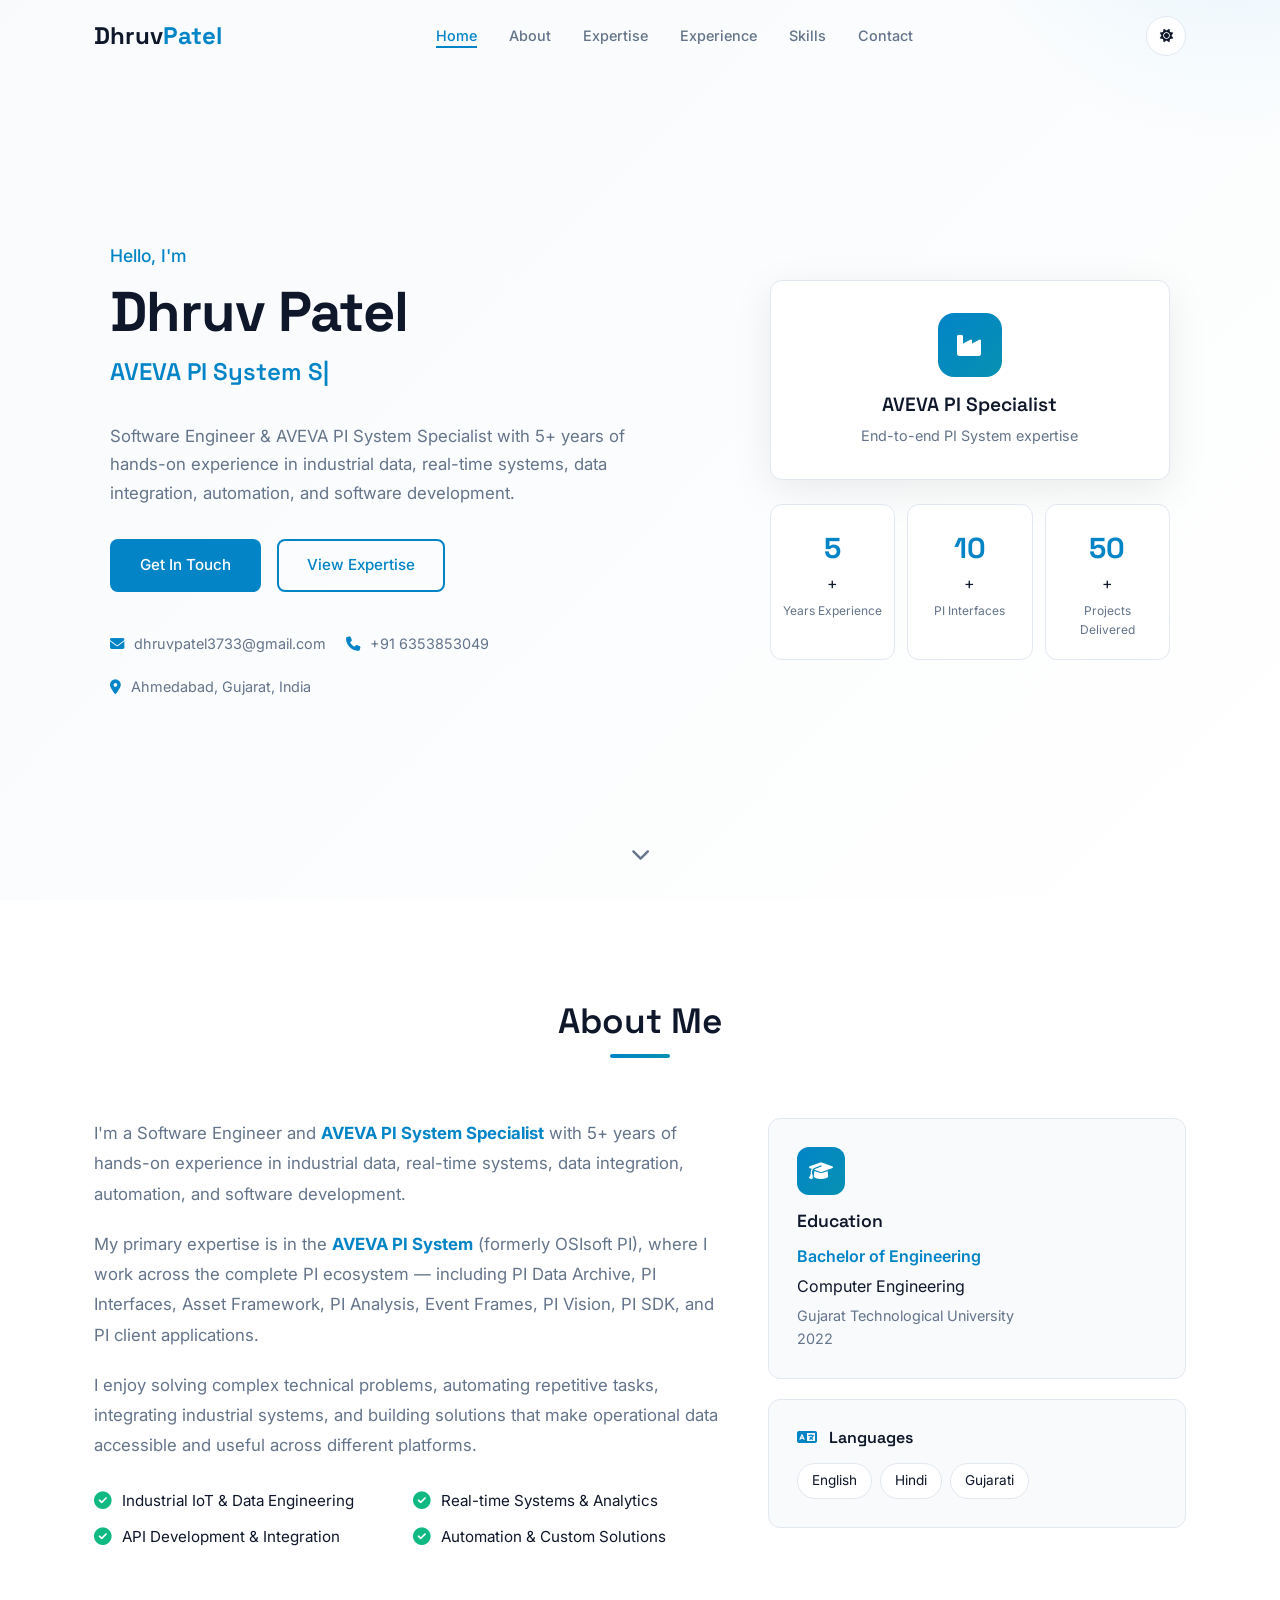
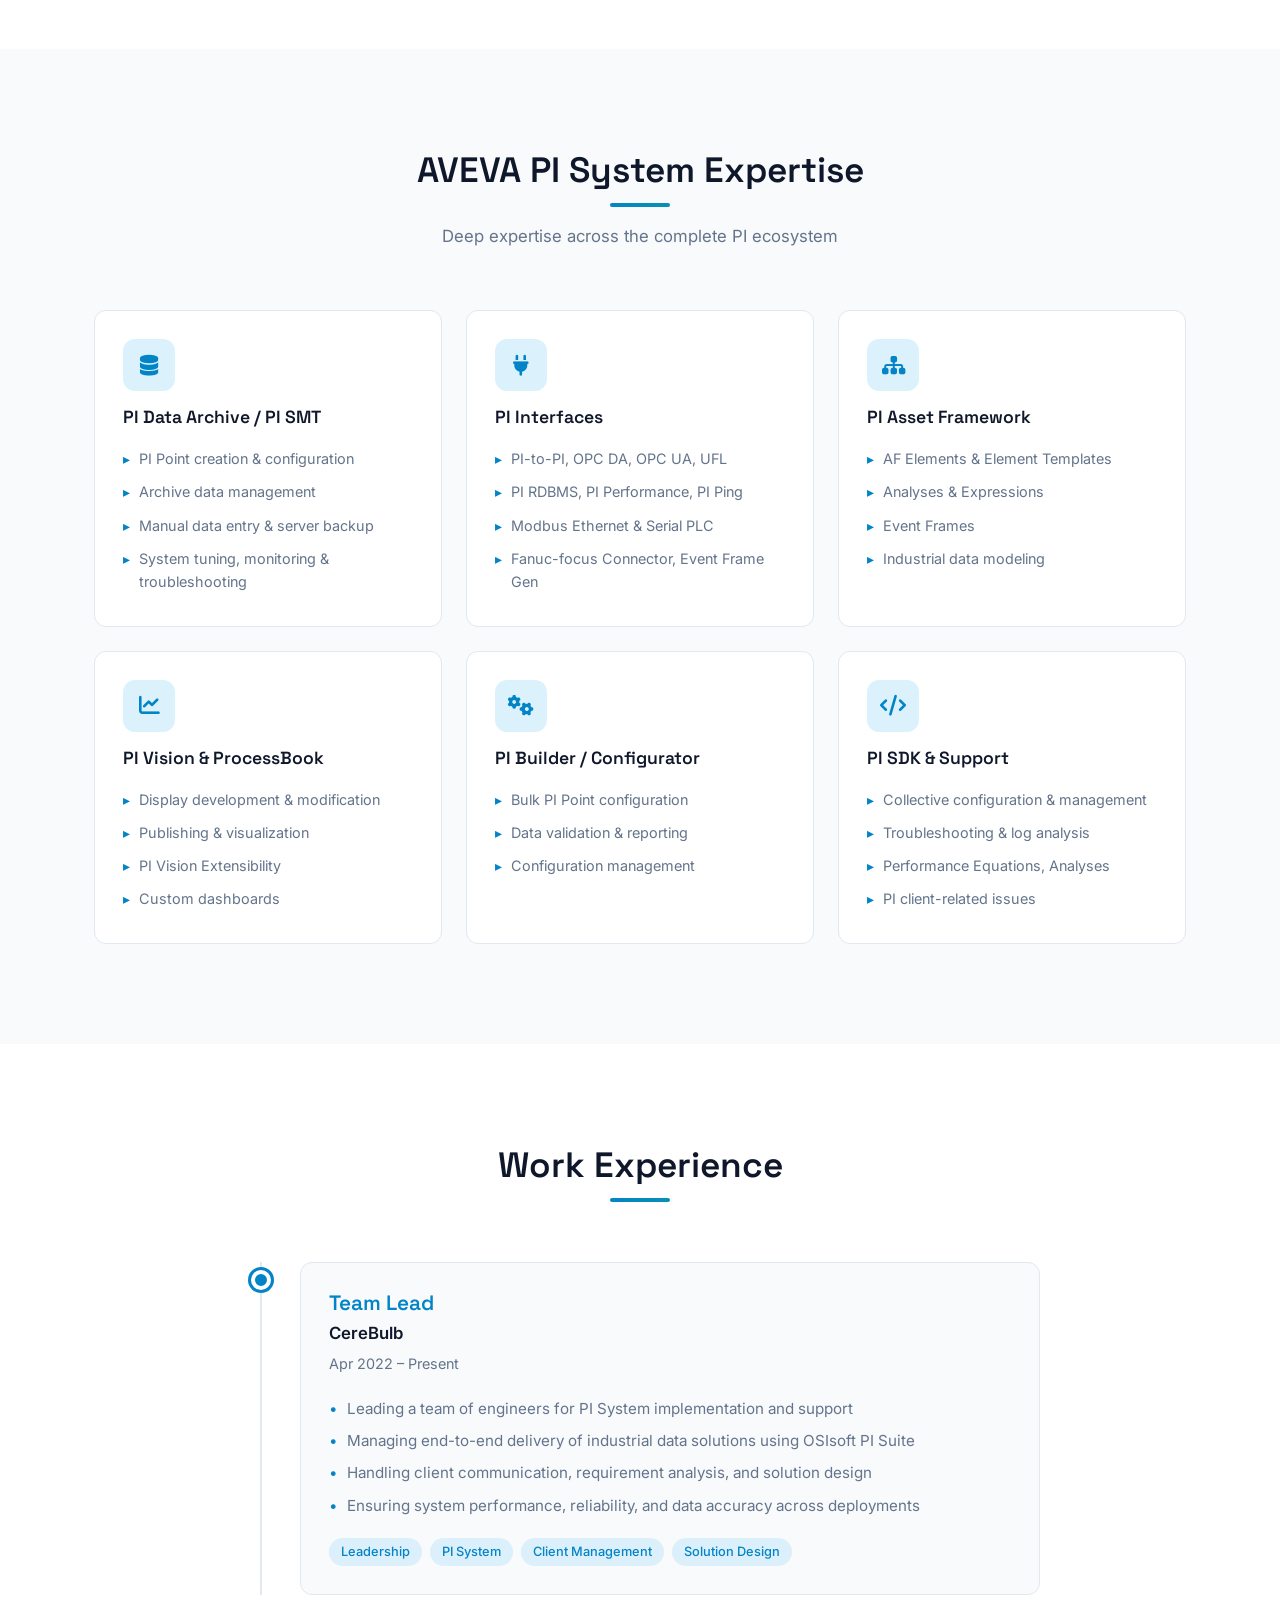
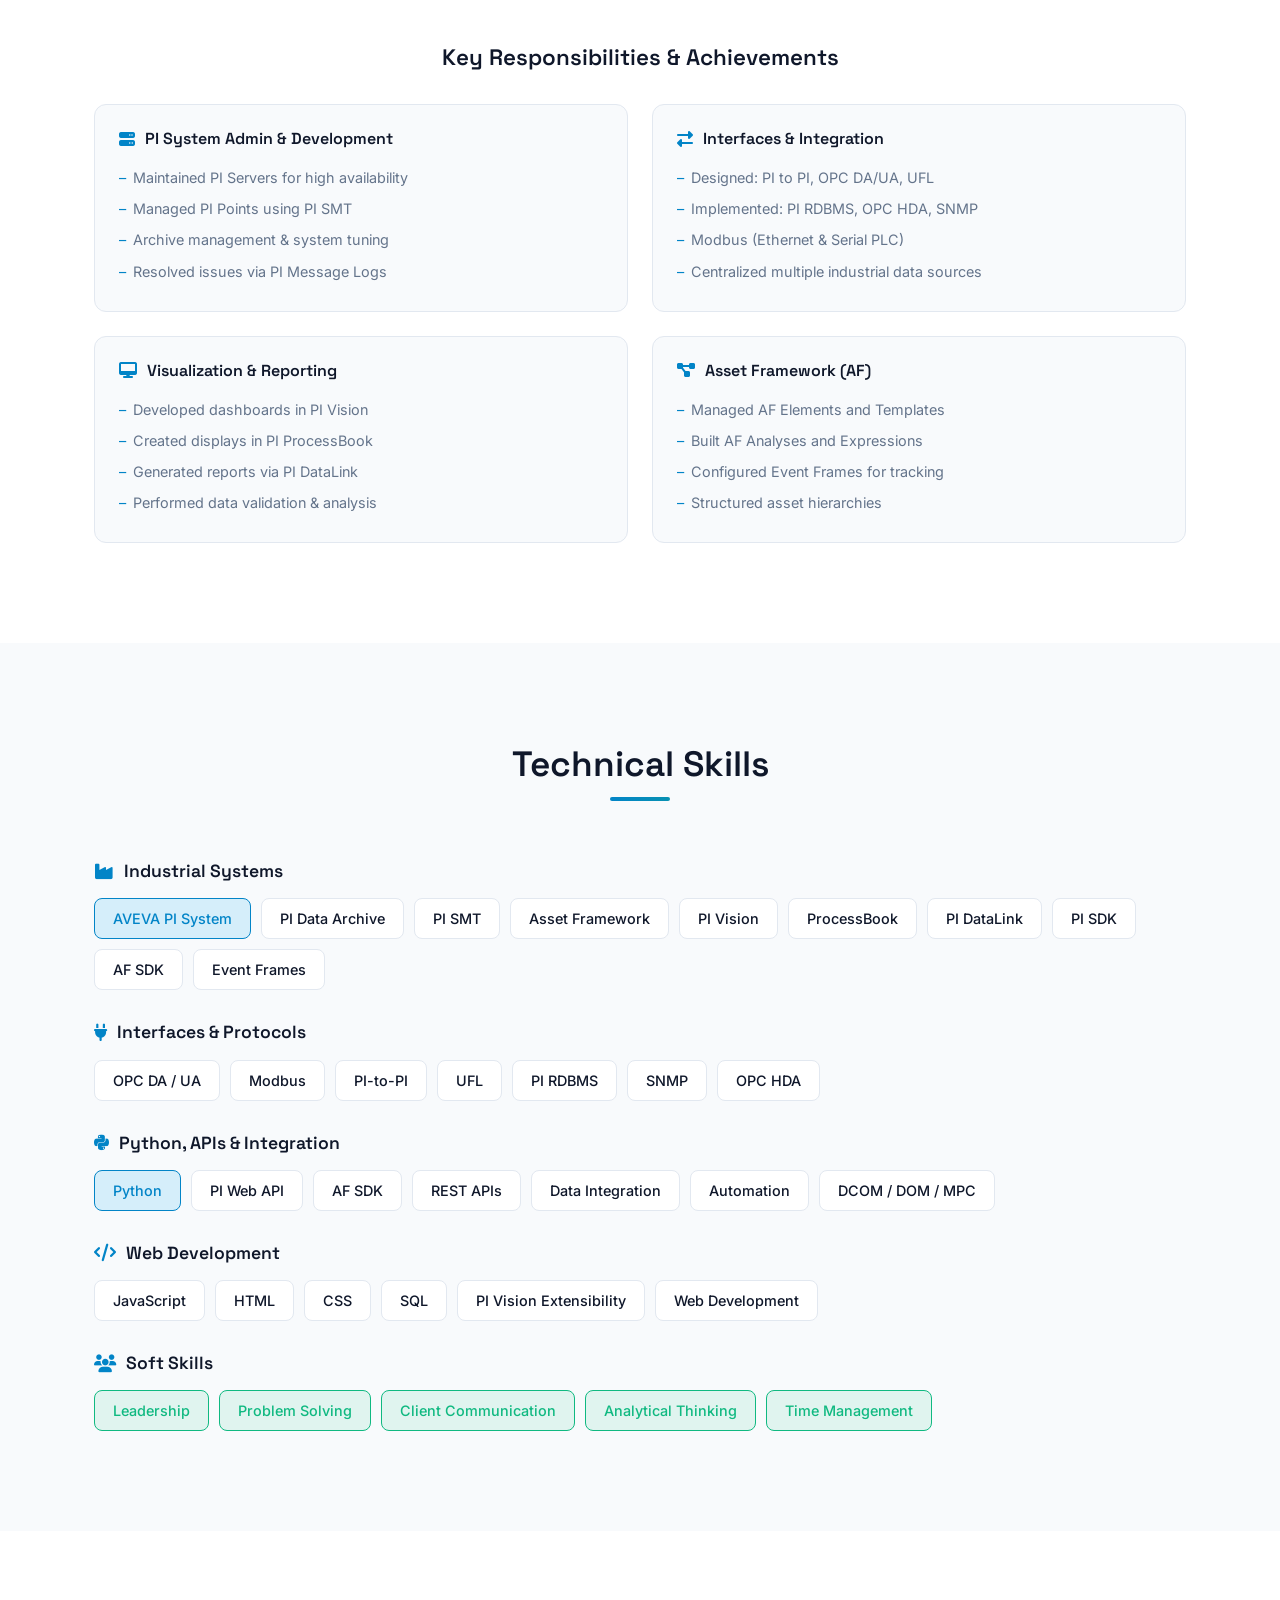
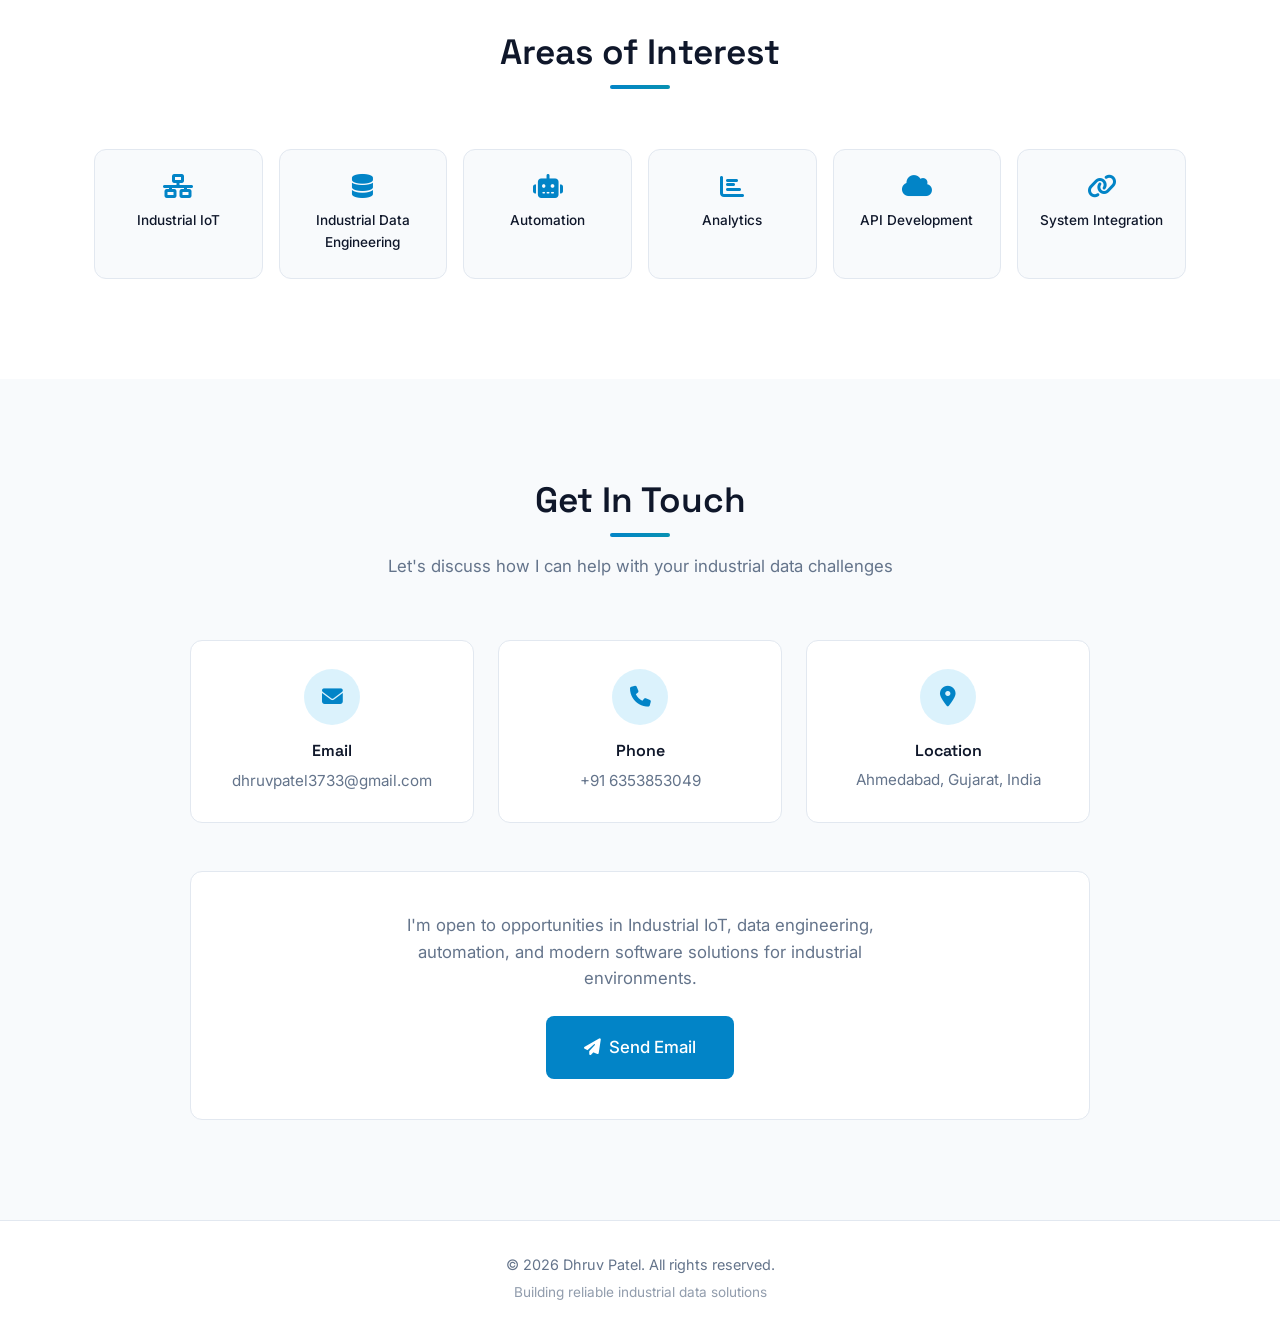
<file: index.html>
<!DOCTYPE html>
<html lang="en">
<head>
  <meta charset="UTF-8" />
  <meta name="viewport" content="width=device-width, initial-scale=1.0" />
  <title>Dhruv Patel | AVEVA PI System Specialist</title>
  <meta name="description" content="Software Engineer & AVEVA PI System Specialist with 5+ years of experience in industrial data systems, real-time analytics, and system integration." />
  <link rel="preconnect" href="https://fonts.googleapis.com" />
  <link rel="preconnect" href="https://fonts.gstatic.com" crossorigin />
  <link href="https://fonts.googleapis.com/css2?family=Inter:wght@300;400;500;600;700&family=Space+Grotesk:wght@500;600;700&display=swap" rel="stylesheet" />
  <link rel="stylesheet" href="styles_D.css" />
  <link rel="stylesheet" href="https://cdnjs.cloudflare.com/ajax/libs/font-awesome/6.5.1/css/all.min.css" />
</head>
<body>
  <!-- Navigation -->
  <nav class="navbar" id="navbar">
    <div class="container nav-container">
      <a href="#home" class="logo">Dhruv<span>Patel</span></a>
      <ul class="nav-links" id="navLinks">
        <li><a href="#home">Home</a></li>
        <li><a href="#about">About</a></li>
        <li><a href="#expertise">Expertise</a></li>
        <li><a href="#experience">Experience</a></li>
        <li><a href="#skills">Skills</a></li>
        <li><a href="#contact">Contact</a></li>
      </ul>
      <button class="theme-toggle" id="themeToggle" aria-label="Toggle theme">
        <i class="fas fa-moon"></i>
      </button>
      <button class="hamburger" id="hamburger" aria-label="Menu">
        <span></span>
        <span></span>
        <span></span>
      </button>
    </div>
  </nav>

  <!-- Hero Section -->
  <section id="home" class="hero">
    <div class="container hero-content">
      <div class="hero-text">
        <p class="hero-greeting">Hello, I'm</p>
        <h1 class="hero-name">Dhruv Patel</h1>
        <h2 class="hero-title">
          <span class="typed-text" id="typedText"></span><span class="cursor">|</span>
        </h2>
        <p class="hero-desc">
          Software Engineer & AVEVA PI System Specialist with 5+ years of hands-on experience in industrial data, real-time systems, data integration, automation, and software development.
        </p>
        <div class="hero-buttons">
          <a href="#contact" class="btn btn-primary">Get In Touch</a>
          <a href="#expertise" class="btn btn-outline">View Expertise</a>
        </div>
        <div class="hero-contact-info">
          <a href="mailto:dhruvpatel3733@gmail.com"><i class="fas fa-envelope"></i> dhruvpatel3733@gmail.com</a>
          <a href="tel:+916353853049"><i class="fas fa-phone"></i> +91 6353853049</a>
          <span><i class="fas fa-map-marker-alt"></i> Ahmedabad, Gujarat, India</span>
        </div>
      </div>
      <div class="hero-visual">
        <div class="hero-card">
          <div class="card-icon"><i class="fas fa-industry"></i></div>
          <h3>AVEVA PI Specialist</h3>
          <p>End-to-end PI System expertise</p>
        </div>
        <div class="hero-stats">
          <div class="stat">
            <span class="stat-num" data-target="5">0</span>+
            <span class="stat-label">Years Experience</span>
          </div>
          <div class="stat">
            <span class="stat-num" data-target="10">0</span>+
            <span class="stat-label">PI Interfaces</span>
          </div>
          <div class="stat">
            <span class="stat-num" data-target="50">0</span>+
            <span class="stat-label">Projects Delivered</span>
          </div>
        </div>
      </div>
    </div>
    <div class="scroll-indicator">
      <a href="#about"><i class="fas fa-chevron-down"></i></a>
    </div>
  </section>

  <!-- About Section -->
  <section id="about" class="about section">
    <div class="container">
      <div class="section-header">
        <h2 class="section-title">About Me</h2>
        <div class="section-line"></div>
      </div>
      <div class="about-content">
        <div class="about-text">
          <p>
            I'm a Software Engineer and <strong>AVEVA PI System Specialist</strong> with 5+ years of hands-on experience in industrial data, real-time systems, data integration, automation, and software development.
          </p>
          <p>
            My primary expertise is in the <strong>AVEVA PI System</strong> (formerly OSIsoft PI), where I work across the complete PI ecosystem — including PI Data Archive, PI Interfaces, Asset Framework, PI Analysis, Event Frames, PI Vision, PI SDK, and PI client applications.
          </p>
          <p>
            I enjoy solving complex technical problems, automating repetitive tasks, integrating industrial systems, and building solutions that make operational data accessible and useful across different platforms.
          </p>
          <div class="about-highlights">
            <div class="highlight">
              <i class="fas fa-check-circle"></i>
              <span>Industrial IoT & Data Engineering</span>
            </div>
            <div class="highlight">
              <i class="fas fa-check-circle"></i>
              <span>Real-time Systems & Analytics</span>
            </div>
            <div class="highlight">
              <i class="fas fa-check-circle"></i>
              <span>API Development & Integration</span>
            </div>
            <div class="highlight">
              <i class="fas fa-check-circle"></i>
              <span>Automation & Custom Solutions</span>
            </div>
          </div>
        </div>
        <div class="about-education">
          <div class="edu-card">
            <div class="edu-icon"><i class="fas fa-graduation-cap"></i></div>
            <h3>Education</h3>
            <p class="edu-degree">Bachelor of Engineering</p>
            <p class="edu-field">Computer Engineering</p>
            <p class="edu-school">Gujarat Technological University</p>
            <p class="edu-year">2022</p>
          </div>
          <div class="lang-card">
            <h4><i class="fas fa-language"></i> Languages</h4>
            <div class="lang-tags">
              <span>English</span>
              <span>Hindi</span>
              <span>Gujarati</span>
            </div>
          </div>
        </div>
      </div>
    </div>
  </section>

  <!-- Expertise Section -->
  <section id="expertise" class="expertise section">
    <div class="container">
      <div class="section-header">
        <h2 class="section-title">AVEVA PI System Expertise</h2>
        <div class="section-line"></div>
        <p class="section-subtitle">Deep expertise across the complete PI ecosystem</p>
      </div>
      <div class="expertise-grid">
        <div class="exp-card" data-aos="fade-up">
          <div class="exp-icon"><i class="fas fa-database"></i></div>
          <h3>PI Data Archive / PI SMT</h3>
          <ul>
            <li>PI Point creation & configuration</li>
            <li>Archive data management</li>
            <li>Manual data entry & server backup</li>
            <li>System tuning, monitoring & troubleshooting</li>
          </ul>
        </div>
        <div class="exp-card" data-aos="fade-up">
          <div class="exp-icon"><i class="fas fa-plug"></i></div>
          <h3>PI Interfaces</h3>
          <ul>
            <li>PI-to-PI, OPC DA, OPC UA, UFL</li>
            <li>PI RDBMS, PI Performance, PI Ping</li>
            <li>Modbus Ethernet & Serial PLC</li>
            <li>Fanuc-focus Connector, Event Frame Gen</li>
          </ul>
        </div>
        <div class="exp-card" data-aos="fade-up">
          <div class="exp-icon"><i class="fas fa-sitemap"></i></div>
          <h3>PI Asset Framework</h3>
          <ul>
            <li>AF Elements & Element Templates</li>
            <li>Analyses & Expressions</li>
            <li>Event Frames</li>
            <li>Industrial data modeling</li>
          </ul>
        </div>
        <div class="exp-card" data-aos="fade-up">
          <div class="exp-icon"><i class="fas fa-chart-line"></i></div>
          <h3>PI Vision & ProcessBook</h3>
          <ul>
            <li>Display development & modification</li>
            <li>Publishing & visualization</li>
            <li>PI Vision Extensibility</li>
            <li>Custom dashboards</li>
          </ul>
        </div>
        <div class="exp-card" data-aos="fade-up">
          <div class="exp-icon"><i class="fas fa-cogs"></i></div>
          <h3>PI Builder / Configurator</h3>
          <ul>
            <li>Bulk PI Point configuration</li>
            <li>Data validation & reporting</li>
            <li>Configuration management</li>
          </ul>
        </div>
        <div class="exp-card" data-aos="fade-up">
          <div class="exp-icon"><i class="fas fa-code"></i></div>
          <h3>PI SDK & Support</h3>
          <ul>
            <li>Collective configuration & management</li>
            <li>Troubleshooting & log analysis</li>
            <li>Performance Equations, Analyses</li>
            <li>PI client-related issues</li>
          </ul>
        </div>
      </div>
    </div>
  </section>

  <!-- Experience Section -->
  <section id="experience" class="experience section">
    <div class="container">
      <div class="section-header">
        <h2 class="section-title">Work Experience</h2>
        <div class="section-line"></div>
      </div>
      <div class="timeline">
        <div class="timeline-item">
          <div class="timeline-marker"></div>
          <div class="timeline-content">
            <div class="timeline-header">
              <h3>Team Lead</h3>
              <span class="company">CereBulb</span>
              <span class="duration">Apr 2022 – Present</span>
            </div>
            <ul class="timeline-list">
              <li>Leading a team of engineers for PI System implementation and support</li>
              <li>Managing end-to-end delivery of industrial data solutions using OSIsoft PI Suite</li>
              <li>Handling client communication, requirement analysis, and solution design</li>
              <li>Ensuring system performance, reliability, and data accuracy across deployments</li>
            </ul>
            <div class="timeline-tags">
              <span>Leadership</span>
              <span>PI System</span>
              <span>Client Management</span>
              <span>Solution Design</span>
            </div>
          </div>
        </div>
      </div>

      <div class="exp-details">
        <h3 class="details-title">Key Responsibilities & Achievements</h3>
        <div class="details-grid">
          <div class="detail-card">
            <h4><i class="fas fa-server"></i> PI System Admin & Development</h4>
            <ul>
              <li>Maintained PI Servers for high availability</li>
              <li>Managed PI Points using PI SMT</li>
              <li>Archive management & system tuning</li>
              <li>Resolved issues via PI Message Logs</li>
            </ul>
          </div>
          <div class="detail-card">
            <h4><i class="fas fa-exchange-alt"></i> Interfaces & Integration</h4>
            <ul>
              <li>Designed: PI to PI, OPC DA/UA, UFL</li>
              <li>Implemented: PI RDBMS, OPC HDA, SNMP</li>
              <li>Modbus (Ethernet & Serial PLC)</li>
              <li>Centralized multiple industrial data sources</li>
            </ul>
          </div>
          <div class="detail-card">
            <h4><i class="fas fa-desktop"></i> Visualization & Reporting</h4>
            <ul>
              <li>Developed dashboards in PI Vision</li>
              <li>Created displays in PI ProcessBook</li>
              <li>Generated reports via PI DataLink</li>
              <li>Performed data validation & analysis</li>
            </ul>
          </div>
          <div class="detail-card">
            <h4><i class="fas fa-project-diagram"></i> Asset Framework (AF)</h4>
            <ul>
              <li>Managed AF Elements and Templates</li>
              <li>Built AF Analyses and Expressions</li>
              <li>Configured Event Frames for tracking</li>
              <li>Structured asset hierarchies</li>
            </ul>
          </div>
        </div>
      </div>
    </div>
  </section>

  <!-- Skills Section -->
  <section id="skills" class="skills section">
    <div class="container">
      <div class="section-header">
        <h2 class="section-title">Technical Skills</h2>
        <div class="section-line"></div>
      </div>
      <div class="skills-container">
        <div class="skill-category">
          <h3><i class="fas fa-industry"></i> Industrial Systems</h3>
          <div class="skill-tags">
            <span class="skill-tag primary">AVEVA PI System</span>
            <span class="skill-tag">PI Data Archive</span>
            <span class="skill-tag">PI SMT</span>
            <span class="skill-tag">Asset Framework</span>
            <span class="skill-tag">PI Vision</span>
            <span class="skill-tag">ProcessBook</span>
            <span class="skill-tag">PI DataLink</span>
            <span class="skill-tag">PI SDK</span>
            <span class="skill-tag">AF SDK</span>
            <span class="skill-tag">Event Frames</span>
          </div>
        </div>
        <div class="skill-category">
          <h3><i class="fas fa-plug"></i> Interfaces & Protocols</h3>
          <div class="skill-tags">
            <span class="skill-tag">OPC DA / UA</span>
            <span class="skill-tag">Modbus</span>
            <span class="skill-tag">PI-to-PI</span>
            <span class="skill-tag">UFL</span>
            <span class="skill-tag">PI RDBMS</span>
            <span class="skill-tag">SNMP</span>
            <span class="skill-tag">OPC HDA</span>
          </div>
        </div>
        <div class="skill-category">
          <h3><i class="fab fa-python"></i> Python, APIs & Integration</h3>
          <div class="skill-tags">
            <span class="skill-tag primary">Python</span>
            <span class="skill-tag">PI Web API</span>
            <span class="skill-tag">AF SDK</span>
            <span class="skill-tag">REST APIs</span>
            <span class="skill-tag">Data Integration</span>
            <span class="skill-tag">Automation</span>
            <span class="skill-tag">DCOM / DOM / MPC</span>
          </div>
        </div>
        <div class="skill-category">
          <h3><i class="fas fa-code"></i> Web Development</h3>
          <div class="skill-tags">
            <span class="skill-tag">JavaScript</span>
            <span class="skill-tag">HTML</span>
            <span class="skill-tag">CSS</span>
            <span class="skill-tag">SQL</span>
            <span class="skill-tag">PI Vision Extensibility</span>
            <span class="skill-tag">Web Development</span>
          </div>
        </div>
        <div class="skill-category">
          <h3><i class="fas fa-users"></i> Soft Skills</h3>
          <div class="skill-tags">
            <span class="skill-tag soft">Leadership</span>
            <span class="skill-tag soft">Problem Solving</span>
            <span class="skill-tag soft">Client Communication</span>
            <span class="skill-tag soft">Analytical Thinking</span>
            <span class="skill-tag soft">Time Management</span>
          </div>
        </div>
      </div>
    </div>
  </section>

  <!-- Interests Section -->
  <section class="interests section">
    <div class="container">
      <div class="section-header">
        <h2 class="section-title">Areas of Interest</h2>
        <div class="section-line"></div>
      </div>
      <div class="interests-grid">
        <div class="interest-item">
          <i class="fas fa-network-wired"></i>
          <span>Industrial IoT</span>
        </div>
        <div class="interest-item">
          <i class="fas fa-database"></i>
          <span>Industrial Data Engineering</span>
        </div>
        <div class="interest-item">
          <i class="fas fa-robot"></i>
          <span>Automation</span>
        </div>
        <div class="interest-item">
          <i class="fas fa-chart-bar"></i>
          <span>Analytics</span>
        </div>
        <div class="interest-item">
          <i class="fas fa-cloud"></i>
          <span>API Development</span>
        </div>
        <div class="interest-item">
          <i class="fas fa-link"></i>
          <span>System Integration</span>
        </div>
      </div>
    </div>
  </section>

  <!-- Contact Section -->
  <section id="contact" class="contact section">
    <div class="container">
      <div class="section-header">
        <h2 class="section-title">Get In Touch</h2>
        <div class="section-line"></div>
        <p class="section-subtitle">Let's discuss how I can help with your industrial data challenges</p>
      </div>
      <div class="contact-content">
        <div class="contact-info">
          <div class="contact-card">
            <div class="contact-icon"><i class="fas fa-envelope"></i></div>
            <h4>Email</h4>
            <a href="mailto:dhruvpatel3733@gmail.com">dhruvpatel3733@gmail.com</a>
          </div>
          <div class="contact-card">
            <div class="contact-icon"><i class="fas fa-phone"></i></div>
            <h4>Phone</h4>
            <a href="tel:+916353853049">+91 6353853049</a>
          </div>
          <div class="contact-card">
            <div class="contact-icon"><i class="fas fa-map-marker-alt"></i></div>
            <h4>Location</h4>
            <p>Ahmedabad, Gujarat, India</p>
          </div>
        </div>
        <div class="contact-cta">
          <p>I'm open to opportunities in Industrial IoT, data engineering, automation, and modern software solutions for industrial environments.</p>
          <a href="mailto:dhruvpatel3733@gmail.com" class="btn btn-primary btn-lg">
            <i class="fas fa-paper-plane"></i> Send Email
          </a>
        </div>
      </div>
    </div>
  </section>

  <!-- Footer -->
  <footer class="footer">
    <div class="container">
      <p>&copy; <span id="year"></span> Dhruv Patel. All rights reserved.</p>
      <p class="footer-tagline">Building reliable industrial data solutions</p>
    </div>
  </footer>

  <script src="script_D.js"></script>
</body>
</html>
</file>
<file: styles_D.css>
/* ===== CSS Variables ===== */
:root {
  --primary: #0ea5e9;
  --primary-dark: #0284c7;
  --primary-light: #38bdf8;
  --accent: #06b6d4;
  --bg: #0f172a;
  --bg-secondary: #1e293b;
  --bg-card: #1e293b;
  --text: #f1f5f9;
  --text-muted: #94a3b8;
  --border: #334155;
  --success: #10b981;
  --shadow: 0 10px 40px rgba(0, 0, 0, 0.3);
  --radius: 12px;
  --transition: all 0.3s ease;
}

[data-theme="light"] {
  --primary: #0284c7;
  --primary-dark: #0369a1;
  --primary-light: #0ea5e9;
  --accent: #0891b2;
  --bg: #f8fafc;
  --bg-secondary: #ffffff;
  --bg-card: #ffffff;
  --text: #0f172a;
  --text-muted: #64748b;
  --border: #e2e8f0;
  --shadow: 0 10px 40px rgba(0, 0, 0, 0.08);
}

/* ===== Reset & Base ===== */
*, *::before, *::after {
  margin: 0;
  padding: 0;
  box-sizing: border-box;
}

html {
  scroll-behavior: smooth;
  font-size: 16px;
}

body {
  font-family: 'Inter', -apple-system, BlinkMacSystemFont, sans-serif;
  background: var(--bg);
  color: var(--text);
  line-height: 1.6;
  overflow-x: hidden;
  transition: background 0.3s ease, color 0.3s ease;
}

.container {
  max-width: 1140px;
  margin: 0 auto;
  padding: 0 24px;
}

a {
  text-decoration: none;
  color: inherit;
  transition: var(--transition);
}

ul {
  list-style: none;
}

img {
  max-width: 100%;
  display: block;
}

/* ===== Typography ===== */
h1, h2, h3, h4 {
  font-family: 'Space Grotesk', sans-serif;
  font-weight: 600;
  line-height: 1.2;
}

/* ===== Buttons ===== */
.btn {
  display: inline-flex;
  align-items: center;
  gap: 8px;
  padding: 12px 28px;
  border-radius: 8px;
  font-weight: 500;
  font-size: 0.95rem;
  cursor: pointer;
  border: 2px solid transparent;
  transition: var(--transition);
}

.btn-primary {
  background: var(--primary);
  color: #fff;
}

.btn-primary:hover {
  background: var(--primary-dark);
  transform: translateY(-2px);
  box-shadow: 0 8px 20px rgba(14, 165, 233, 0.3);
}

.btn-outline {
  border-color: var(--primary);
  color: var(--primary);
  background: transparent;
}

.btn-outline:hover {
  background: var(--primary);
  color: #fff;
}

.btn-lg {
  padding: 16px 36px;
  font-size: 1.05rem;
}

/* ===== Navbar ===== */
.navbar {
  position: fixed;
  top: 0;
  left: 0;
  width: 100%;
  z-index: 1000;
  padding: 16px 0;
  transition: var(--transition);
  background: transparent;
}

.navbar.scrolled {
  background: rgba(15, 23, 42, 0.95);
  backdrop-filter: blur(12px);
  box-shadow: 0 4px 20px rgba(0, 0, 0, 0.2);
  padding: 12px 0;
}

[data-theme="light"] .navbar.scrolled {
  background: rgba(248, 250, 252, 0.95);
}

.nav-container {
  display: flex;
  align-items: center;
  justify-content: space-between;
}

.logo {
  font-family: 'Space Grotesk', sans-serif;
  font-size: 1.5rem;
  font-weight: 700;
  color: var(--text);
}

.logo span {
  color: var(--primary);
}

.nav-links {
  display: flex;
  gap: 32px;
}

.nav-links a {
  font-size: 0.9rem;
  font-weight: 500;
  color: var(--text-muted);
  position: relative;
}

.nav-links a::after {
  content: '';
  position: absolute;
  bottom: -4px;
  left: 0;
  width: 0;
  height: 2px;
  background: var(--primary);
  transition: width 0.3s ease;
}

.nav-links a:hover,
.nav-links a.active {
  color: var(--primary);
}

.nav-links a:hover::after,
.nav-links a.active::after {
  width: 100%;
}

.theme-toggle {
  background: var(--bg-secondary);
  border: 1px solid var(--border);
  color: var(--text);
  width: 40px;
  height: 40px;
  border-radius: 50%;
  cursor: pointer;
  display: flex;
  align-items: center;
  justify-content: center;
  margin-left: 20px;
  transition: var(--transition);
}

.theme-toggle:hover {
  background: var(--primary);
  color: #fff;
  border-color: var(--primary);
}

.hamburger {
  display: none;
  flex-direction: column;
  gap: 5px;
  background: none;
  border: none;
  cursor: pointer;
  padding: 4px;
}

.hamburger span {
  width: 24px;
  height: 2px;
  background: var(--text);
  transition: var(--transition);
}

/* ===== Hero Section ===== */
.hero {
  min-height: 100vh;
  display: flex;
  align-items: center;
  position: relative;
  padding: 120px 0 80px;
  background: linear-gradient(135deg, var(--bg) 0%, var(--bg-secondary) 100%);
  overflow: hidden;
}

.hero::before {
  content: '';
  position: absolute;
  top: -50%;
  right: -20%;
  width: 600px;
  height: 600px;
  background: radial-gradient(circle, rgba(14, 165, 233, 0.1) 0%, transparent 70%);
  border-radius: 50%;
  pointer-events: none;
}

.hero-content {
  display: grid;
  grid-template-columns: 1.2fr 0.8fr;
  gap: 60px;
  align-items: center;
}

.hero-greeting {
  color: var(--primary);
  font-weight: 500;
  font-size: 1.1rem;
  margin-bottom: 8px;
}

.hero-name {
  font-size: 3.5rem;
  font-weight: 700;
  margin-bottom: 12px;
  letter-spacing: -1px;
}

.hero-title {
  font-size: 1.5rem;
  color: var(--text-muted);
  margin-bottom: 24px;
  min-height: 40px;
}

.typed-text {
  color: var(--primary);
}

.cursor {
  color: var(--primary);
  animation: blink 0.8s infinite;
}

@keyframes blink {
  0%, 100% { opacity: 1; }
  50% { opacity: 0; }
}

.hero-desc {
  color: var(--text-muted);
  font-size: 1.05rem;
  max-width: 540px;
  margin-bottom: 32px;
  line-height: 1.7;
}

.hero-buttons {
  display: flex;
  gap: 16px;
  margin-bottom: 40px;
  flex-wrap: wrap;
}

.hero-contact-info {
  display: flex;
  flex-wrap: wrap;
  gap: 20px;
  font-size: 0.9rem;
  color: var(--text-muted);
}

.hero-contact-info a:hover {
  color: var(--primary);
}

.hero-contact-info i {
  margin-right: 6px;
  color: var(--primary);
}

.hero-visual {
  display: flex;
  flex-direction: column;
  gap: 24px;
}

.hero-card {
  background: var(--bg-card);
  border: 1px solid var(--border);
  border-radius: var(--radius);
  padding: 32px;
  text-align: center;
  box-shadow: var(--shadow);
  transition: var(--transition);
}

.hero-card:hover {
  transform: translateY(-4px);
  border-color: var(--primary);
}

.card-icon {
  width: 64px;
  height: 64px;
  background: linear-gradient(135deg, var(--primary), var(--accent));
  border-radius: 16px;
  display: flex;
  align-items: center;
  justify-content: center;
  margin: 0 auto 16px;
  font-size: 1.5rem;
  color: #fff;
}

.hero-card h3 {
  font-size: 1.2rem;
  margin-bottom: 8px;
}

.hero-card p {
  color: var(--text-muted);
  font-size: 0.9rem;
}

.hero-stats {
  display: grid;
  grid-template-columns: repeat(3, 1fr);
  gap: 12px;
}

.stat {
  background: var(--bg-card);
  border: 1px solid var(--border);
  border-radius: var(--radius);
  padding: 20px 12px;
  text-align: center;
  transition: var(--transition);
}

.stat:hover {
  border-color: var(--primary);
}

.stat-num {
  font-family: 'Space Grotesk', sans-serif;
  font-size: 1.8rem;
  font-weight: 700;
  color: var(--primary);
  display: block;
}

.stat-label {
  font-size: 0.75rem;
  color: var(--text-muted);
  display: block;
  margin-top: 4px;
}

.scroll-indicator {
  position: absolute;
  bottom: 30px;
  left: 50%;
  transform: translateX(-50%);
  animation: bounce 2s infinite;
}

.scroll-indicator a {
  color: var(--text-muted);
  font-size: 1.2rem;
}

@keyframes bounce {
  0%, 20%, 50%, 80%, 100% { transform: translateX(-50%) translateY(0); }
  40% { transform: translateX(-50%) translateY(-10px); }
  60% { transform: translateX(-50%) translateY(-5px); }
}

/* ===== Sections ===== */
.section {
  padding: 100px 0;
}

.section-header {
  text-align: center;
  margin-bottom: 60px;
}

.section-title {
  font-size: 2.2rem;
  margin-bottom: 12px;
}

.section-line {
  width: 60px;
  height: 4px;
  background: linear-gradient(90deg, var(--primary), var(--accent));
  border-radius: 2px;
  margin: 0 auto 16px;
}

.section-subtitle {
  color: var(--text-muted);
  font-size: 1.05rem;
}

/* ===== About ===== */
.about {
  background: var(--bg-secondary);
}

.about-content {
  display: grid;
  grid-template-columns: 1.5fr 1fr;
  gap: 48px;
  align-items: start;
}

.about-text p {
  color: var(--text-muted);
  margin-bottom: 20px;
  font-size: 1.05rem;
  line-height: 1.8;
}

.about-text strong {
  color: var(--primary);
}

.about-highlights {
  display: grid;
  grid-template-columns: 1fr 1fr;
  gap: 12px;
  margin-top: 28px;
}

.highlight {
  display: flex;
  align-items: center;
  gap: 10px;
  font-size: 0.95rem;
}

.highlight i {
  color: var(--success);
  font-size: 1.1rem;
}

.about-education {
  display: flex;
  flex-direction: column;
  gap: 20px;
}

.edu-card, .lang-card {
  background: var(--bg);
  border: 1px solid var(--border);
  border-radius: var(--radius);
  padding: 28px;
  transition: var(--transition);
}

.edu-card:hover, .lang-card:hover {
  border-color: var(--primary);
  transform: translateY(-2px);
}

.edu-icon {
  width: 48px;
  height: 48px;
  background: linear-gradient(135deg, var(--primary), var(--accent));
  border-radius: 12px;
  display: flex;
  align-items: center;
  justify-content: center;
  color: #fff;
  font-size: 1.2rem;
  margin-bottom: 16px;
}

.edu-card h3 {
  font-size: 1.1rem;
  margin-bottom: 12px;
}

.edu-degree {
  font-weight: 600;
  color: var(--primary);
}

.edu-field {
  color: var(--text);
  margin: 4px 0;
}

.edu-school, .edu-year {
  color: var(--text-muted);
  font-size: 0.9rem;
}

.lang-card h4 {
  margin-bottom: 16px;
  font-size: 1rem;
}

.lang-card h4 i {
  color: var(--primary);
  margin-right: 8px;
}

.lang-tags {
  display: flex;
  flex-wrap: wrap;
  gap: 8px;
}

.lang-tags span {
  background: var(--bg-secondary);
  border: 1px solid var(--border);
  padding: 6px 14px;
  border-radius: 20px;
  font-size: 0.85rem;
}

/* ===== Expertise ===== */
.expertise-grid {
  display: grid;
  grid-template-columns: repeat(3, 1fr);
  gap: 24px;
}

.exp-card {
  background: var(--bg-card);
  border: 1px solid var(--border);
  border-radius: var(--radius);
  padding: 28px;
  transition: var(--transition);
}

.exp-card:hover {
  border-color: var(--primary);
  transform: translateY(-4px);
  box-shadow: var(--shadow);
}

.exp-icon {
  width: 52px;
  height: 52px;
  background: rgba(14, 165, 233, 0.15);
  border-radius: 12px;
  display: flex;
  align-items: center;
  justify-content: center;
  color: var(--primary);
  font-size: 1.3rem;
  margin-bottom: 16px;
}

.exp-card h3 {
  font-size: 1.1rem;
  margin-bottom: 14px;
}

.exp-card ul li {
  color: var(--text-muted);
  font-size: 0.9rem;
  padding: 5px 0;
  padding-left: 16px;
  position: relative;
}

.exp-card ul li::before {
  content: '▸';
  position: absolute;
  left: 0;
  color: var(--primary);
}

/* ===== Experience ===== */
.experience {
  background: var(--bg-secondary);
}

.timeline {
  position: relative;
  max-width: 800px;
  margin: 0 auto 50px;
}

.timeline::before {
  content: '';
  position: absolute;
  left: 20px;
  top: 0;
  bottom: 0;
  width: 2px;
  background: var(--border);
}

.timeline-item {
  position: relative;
  padding-left: 60px;
  margin-bottom: 40px;
}

.timeline-marker {
  position: absolute;
  left: 11px;
  top: 8px;
  width: 20px;
  height: 20px;
  background: var(--primary);
  border-radius: 50%;
  border: 4px solid var(--bg-secondary);
  box-shadow: 0 0 0 3px var(--primary);
}

.timeline-content {
  background: var(--bg);
  border: 1px solid var(--border);
  border-radius: var(--radius);
  padding: 28px;
  transition: var(--transition);
}

.timeline-content:hover {
  border-color: var(--primary);
}

.timeline-header {
  margin-bottom: 16px;
}

.timeline-header h3 {
  font-size: 1.3rem;
  color: var(--primary);
}

.company {
  display: block;
  font-weight: 600;
  font-size: 1.05rem;
  margin: 4px 0;
}

.duration {
  color: var(--text-muted);
  font-size: 0.9rem;
}

.timeline-list {
  margin-bottom: 16px;
}

.timeline-list li {
  color: var(--text-muted);
  font-size: 0.95rem;
  padding: 4px 0;
  padding-left: 18px;
  position: relative;
}

.timeline-list li::before {
  content: '•';
  position: absolute;
  left: 0;
  color: var(--primary);
}

.timeline-tags {
  display: flex;
  flex-wrap: wrap;
  gap: 8px;
}

.timeline-tags span {
  background: rgba(14, 165, 233, 0.12);
  color: var(--primary);
  padding: 4px 12px;
  border-radius: 20px;
  font-size: 0.8rem;
  font-weight: 500;
}

.details-title {
  text-align: center;
  font-size: 1.4rem;
  margin-bottom: 32px;
}

.details-grid {
  display: grid;
  grid-template-columns: repeat(2, 1fr);
  gap: 24px;
}

.detail-card {
  background: var(--bg);
  border: 1px solid var(--border);
  border-radius: var(--radius);
  padding: 24px;
  transition: var(--transition);
}

.detail-card:hover {
  border-color: var(--primary);
}

.detail-card h4 {
  font-size: 1rem;
  margin-bottom: 14px;
  display: flex;
  align-items: center;
  gap: 10px;
}

.detail-card h4 i {
  color: var(--primary);
}

.detail-card ul li {
  color: var(--text-muted);
  font-size: 0.9rem;
  padding: 4px 0;
  padding-left: 14px;
  position: relative;
}

.detail-card ul li::before {
  content: '–';
  position: absolute;
  left: 0;
  color: var(--primary);
}

/* ===== Skills ===== */
.skills-container {
  display: flex;
  flex-direction: column;
  gap: 32px;
}

.skill-category h3 {
  font-size: 1.1rem;
  margin-bottom: 16px;
  display: flex;
  align-items: center;
  gap: 10px;
}

.skill-category h3 i {
  color: var(--primary);
}

.skill-tags {
  display: flex;
  flex-wrap: wrap;
  gap: 10px;
}

.skill-tag {
  background: var(--bg-card);
  border: 1px solid var(--border);
  padding: 8px 18px;
  border-radius: 8px;
  font-size: 0.9rem;
  font-weight: 500;
  transition: var(--transition);
  cursor: default;
}

.skill-tag:hover {
  border-color: var(--primary);
  color: var(--primary);
  transform: translateY(-2px);
}

.skill-tag.primary {
  background: rgba(14, 165, 233, 0.15);
  border-color: var(--primary);
  color: var(--primary);
}

.skill-tag.soft {
  background: rgba(16, 185, 129, 0.1);
  border-color: var(--success);
  color: var(--success);
}

/* ===== Interests ===== */
.interests {
  background: var(--bg-secondary);
}

.interests-grid {
  display: grid;
  grid-template-columns: repeat(6, 1fr);
  gap: 16px;
}

.interest-item {
  background: var(--bg);
  border: 1px solid var(--border);
  border-radius: var(--radius);
  padding: 24px 16px;
  text-align: center;
  transition: var(--transition);
  display: flex;
  flex-direction: column;
  align-items: center;
  gap: 12px;
}

.interest-item:hover {
  border-color: var(--primary);
  transform: translateY(-4px);
}

.interest-item i {
  font-size: 1.5rem;
  color: var(--primary);
}

.interest-item span {
  font-size: 0.85rem;
  font-weight: 500;
}

/* ===== Contact ===== */
.contact-content {
  max-width: 900px;
  margin: 0 auto;
}

.contact-info {
  display: grid;
  grid-template-columns: repeat(3, 1fr);
  gap: 24px;
  margin-bottom: 48px;
}

.contact-card {
  background: var(--bg-card);
  border: 1px solid var(--border);
  border-radius: var(--radius);
  padding: 28px;
  text-align: center;
  transition: var(--transition);
}

.contact-card:hover {
  border-color: var(--primary);
  transform: translateY(-4px);
}

.contact-icon {
  width: 56px;
  height: 56px;
  background: rgba(14, 165, 233, 0.15);
  border-radius: 50%;
  display: flex;
  align-items: center;
  justify-content: center;
  margin: 0 auto 16px;
  color: var(--primary);
  font-size: 1.3rem;
}

.contact-card h4 {
  margin-bottom: 8px;
  font-size: 1rem;
}

.contact-card a, .contact-card p {
  color: var(--text-muted);
  font-size: 0.95rem;
}

.contact-card a:hover {
  color: var(--primary);
}

.contact-cta {
  text-align: center;
  background: var(--bg-card);
  border: 1px solid var(--border);
  border-radius: var(--radius);
  padding: 40px;
}

.contact-cta p {
  color: var(--text-muted);
  margin-bottom: 24px;
  font-size: 1.05rem;
  max-width: 500px;
  margin-left: auto;
  margin-right: auto;
}

/* ===== Footer ===== */
.footer {
  background: var(--bg-secondary);
  border-top: 1px solid var(--border);
  padding: 32px 0;
  text-align: center;
}

.footer p {
  color: var(--text-muted);
  font-size: 0.9rem;
}

.footer-tagline {
  margin-top: 6px;
  font-size: 0.85rem !important;
  opacity: 0.7;
}

/* ===== Responsive ===== */
@media (max-width: 1024px) {
  .hero-content {
    grid-template-columns: 1fr;
    gap: 40px;
  }

  .hero-visual {
    max-width: 400px;
    margin: 0 auto;
  }

  .expertise-grid {
    grid-template-columns: repeat(2, 1fr);
  }

  .interests-grid {
    grid-template-columns: repeat(3, 1fr);
  }
}

@media (max-width: 768px) {
  .nav-links {
    position: fixed;
    top: 0;
    right: -100%;
    width: 280px;
    height: 100vh;
    background: var(--bg-secondary);
    flex-direction: column;
    padding: 80px 32px 32px;
    gap: 24px;
    transition: right 0.3s ease;
    box-shadow: -10px 0 30px rgba(0, 0, 0, 0.3);
    z-index: 999;
  }

  .nav-links.open {
    right: 0;
  }

  .hamburger {
    display: flex;
    z-index: 1001;
  }

  .hamburger.active span:nth-child(1) {
    transform: rotate(45deg) translate(5px, 5px);
  }

  .hamburger.active span:nth-child(2) {
    opacity: 0;
  }

  .hamburger.active span:nth-child(3) {
    transform: rotate(-45deg) translate(5px, -5px);
  }

  .theme-toggle {
    margin-left: auto;
    margin-right: 16px;
  }

  .hero-name {
    font-size: 2.5rem;
  }

  .hero-title {
    font-size: 1.2rem;
  }

  .about-content {
    grid-template-columns: 1fr;
  }

  .about-highlights {
    grid-template-columns: 1fr;
  }

  .expertise-grid {
    grid-template-columns: 1fr;
  }

  .details-grid {
    grid-template-columns: 1fr;
  }

  .contact-info {
    grid-template-columns: 1fr;
  }

  .interests-grid {
    grid-template-columns: repeat(2, 1fr);
  }

  .section {
    padding: 70px 0;
  }

  .section-title {
    font-size: 1.8rem;
  }
}

@media (max-width: 480px) {
  .hero-name {
    font-size: 2rem;
  }

  .hero-buttons {
    flex-direction: column;
  }

  .hero-stats {
    grid-template-columns: 1fr;
  }

  .interests-grid {
    grid-template-columns: 1fr;
  }

  .hero-contact-info {
    flex-direction: column;
    gap: 10px;
  }
}
</file>
